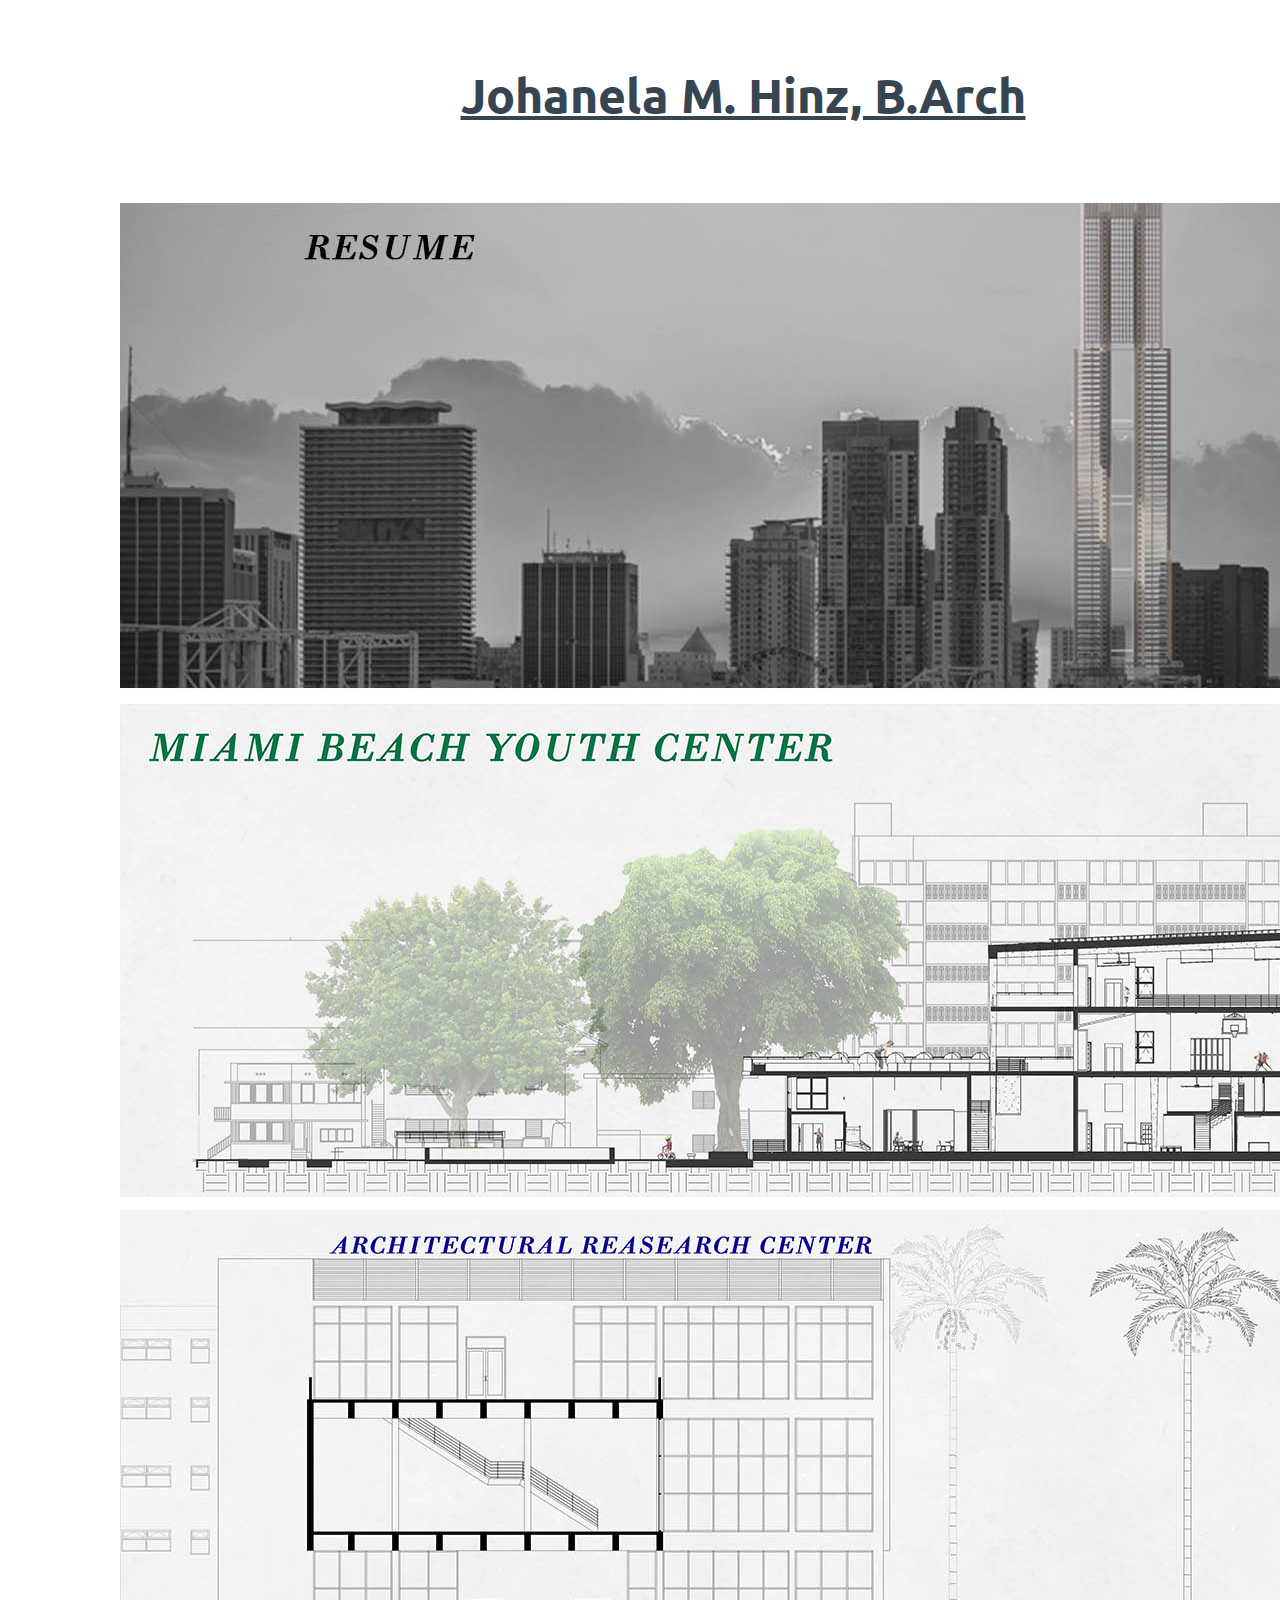
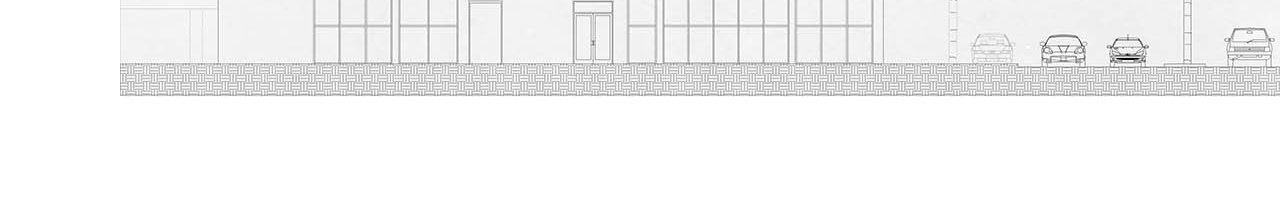
<file: index.html>
<!doctype html>
<html lang="en">
  <head><meta charset="utf-8">
    <link rel="preconnect" href="https://fonts.googleapis.com">
    <link rel="preconnect" href="https://fonts.gstatic.com" crossorigin>
    <link href="https://fonts.googleapis.com/css2?family=Ubuntu:wght@500&display=swap" rel="stylesheet">
    <link rel="stylesheet" type="text/css" href="css/portfolio.css">
    <title>Johanela M. Hinz, B.Arch Portfolio</title>
  </head>
    <body>
        <p>
        <article>
            <div class="parent">
                <div class="div1"><h1>Johanela M. Hinz, B.Arch</h1> </div>
                <div class="div2"><a href="images/resume.pdf">
                    <img src="images/resume.jpg" alt="link to resume" title="Miami Skyline">
                </a> </div>
                <div class="div3"><a href="page/project1.html">
                    <img src="images/miamibeachyouthcenter.jpg" alt="Link to Miami Beach Youth Center Project" title="Miami Beach Youth Center">
                </a>  </div>
                <div class="div4"><a href="page/project2.html">
                    <img src="images/researchcenter.jpg" alt="Link to Architectural Research Center Project" title="Architectural Research Center">
                </a>  </div>
                </div>
                
            </article>
        </p>
            
        </body>
    </html>
</file>
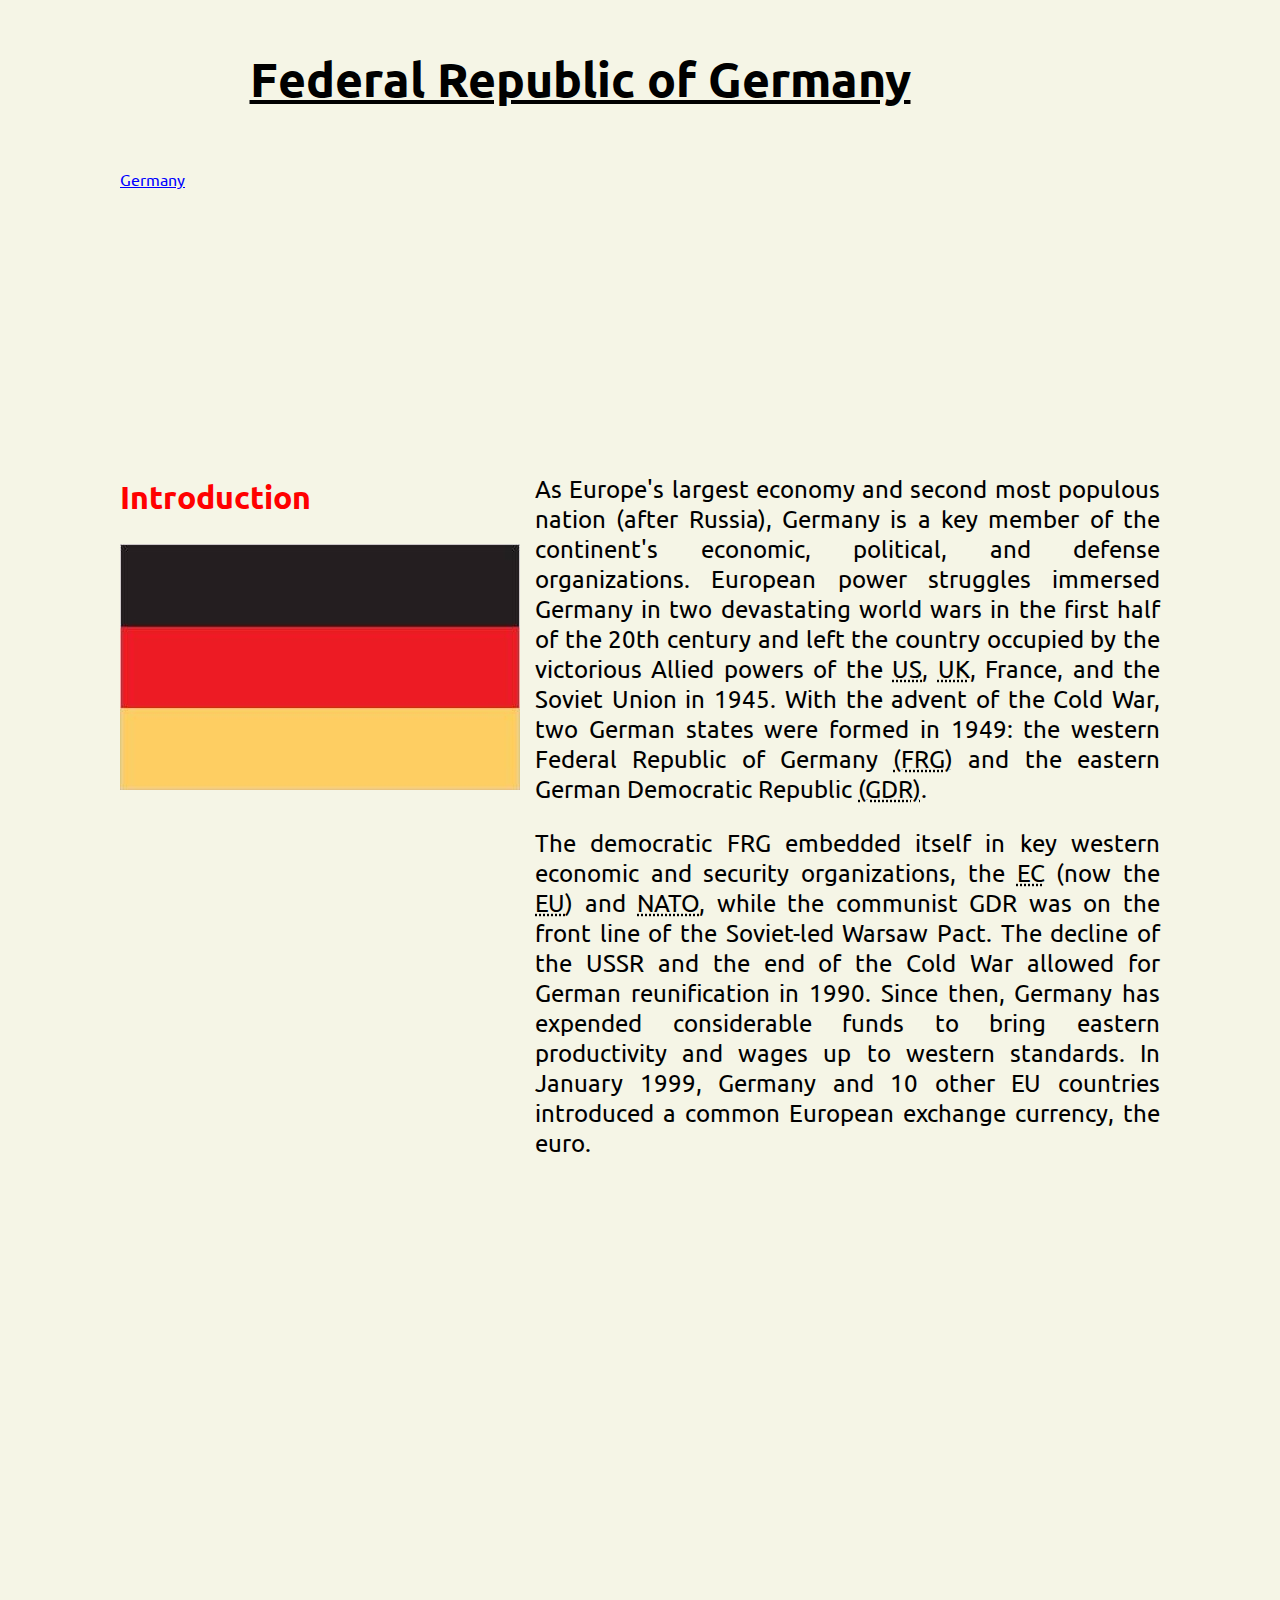
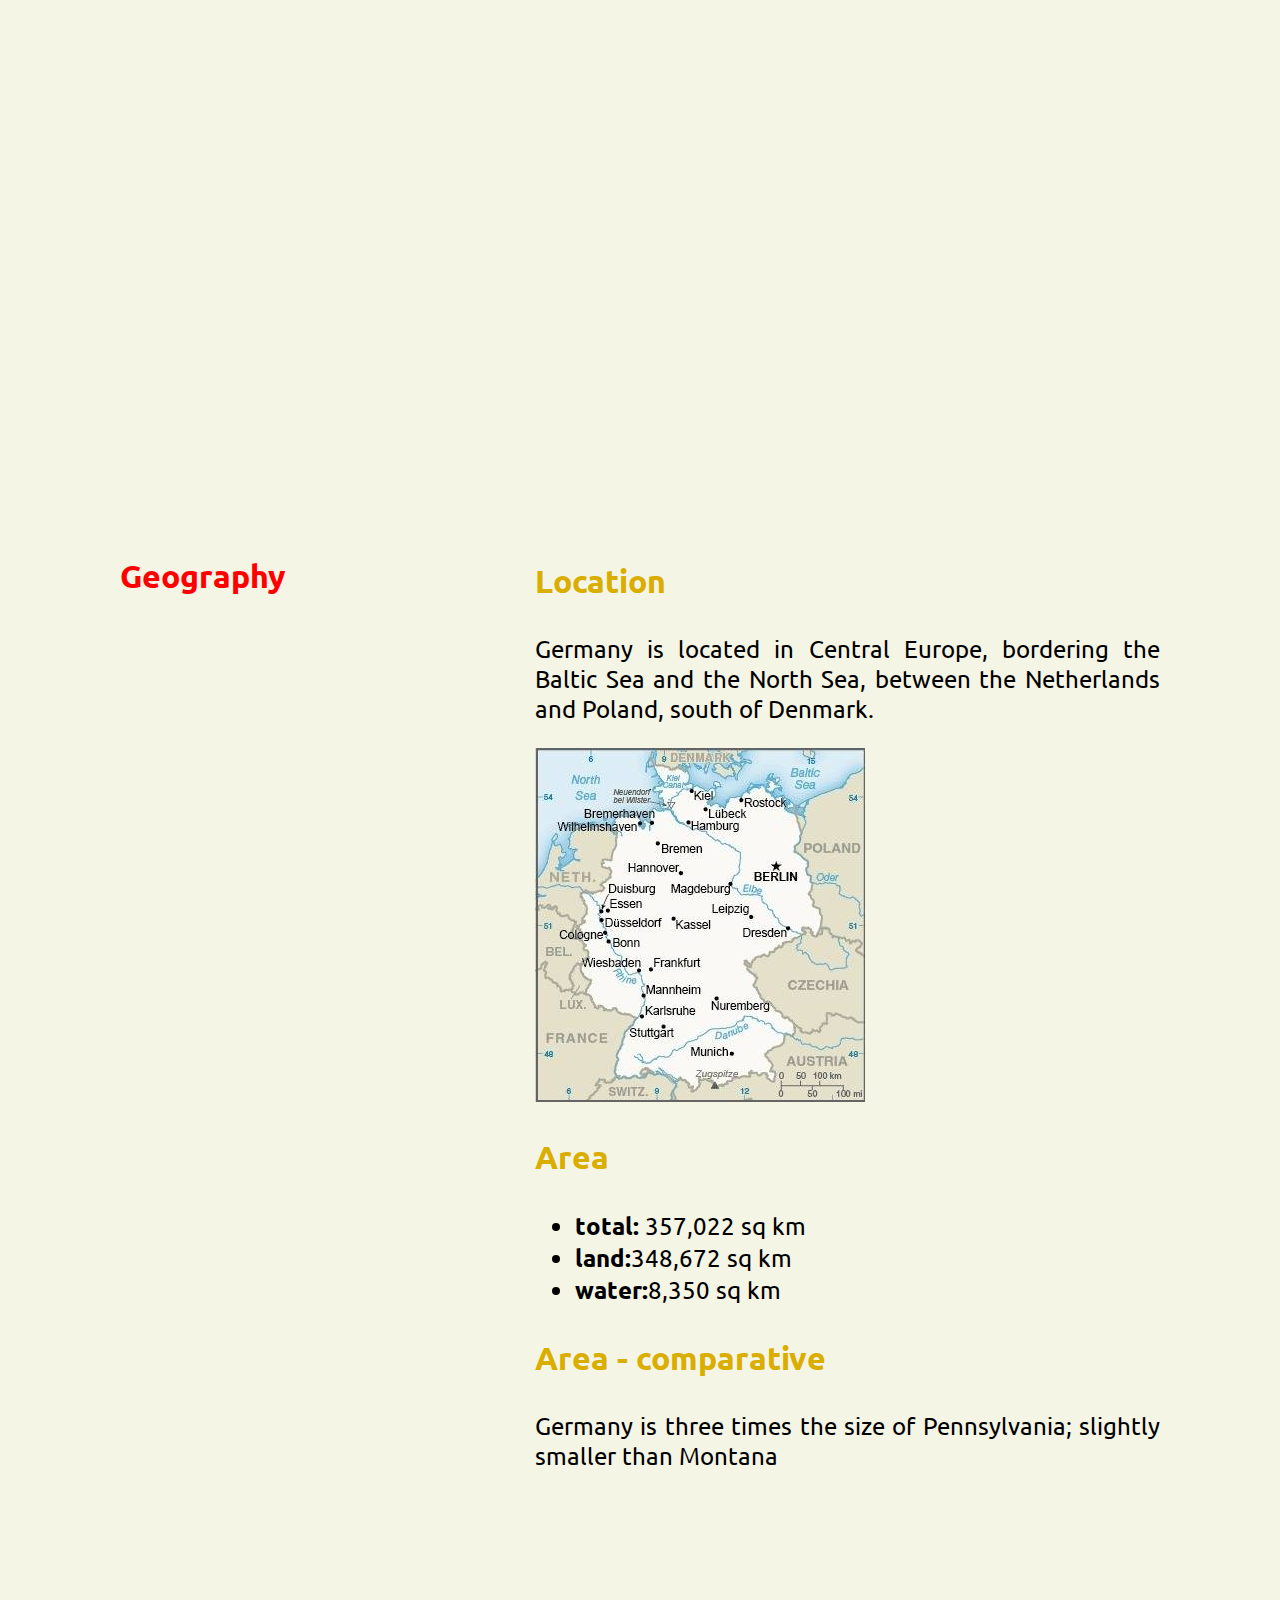
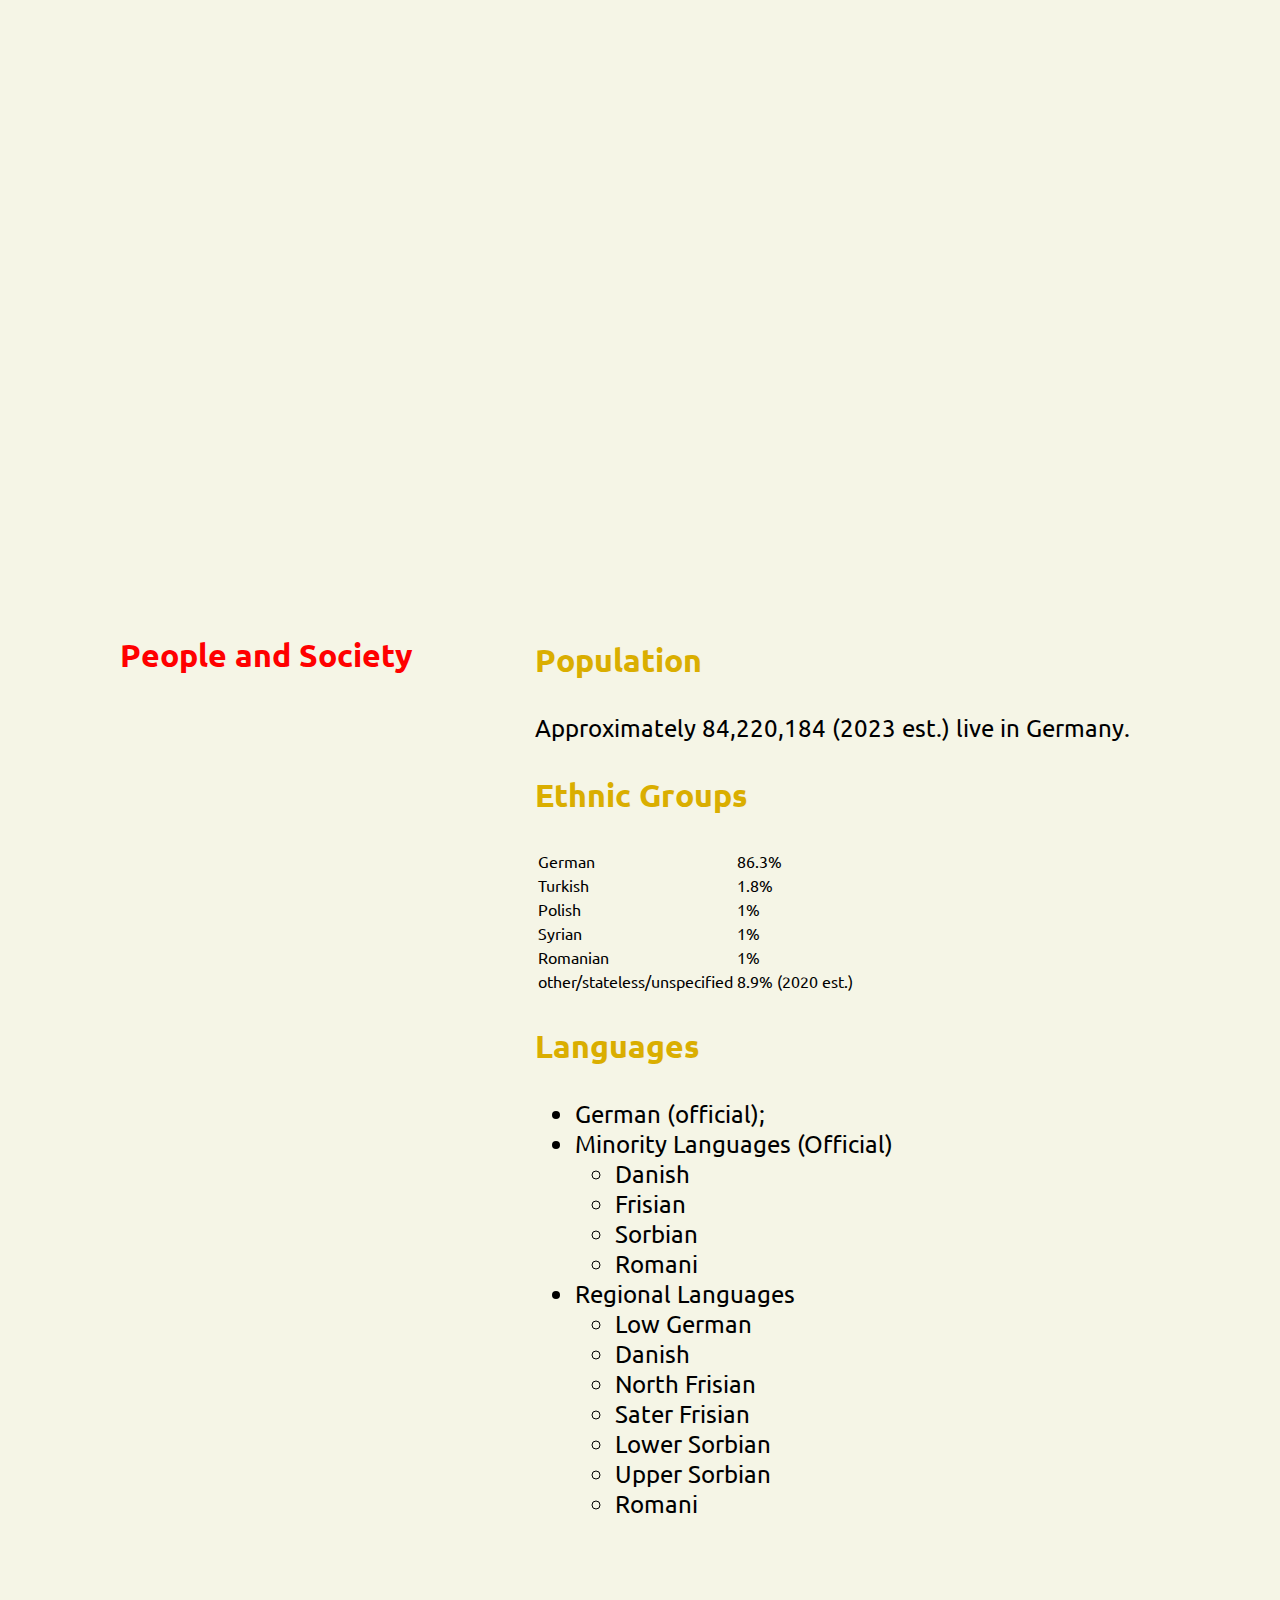
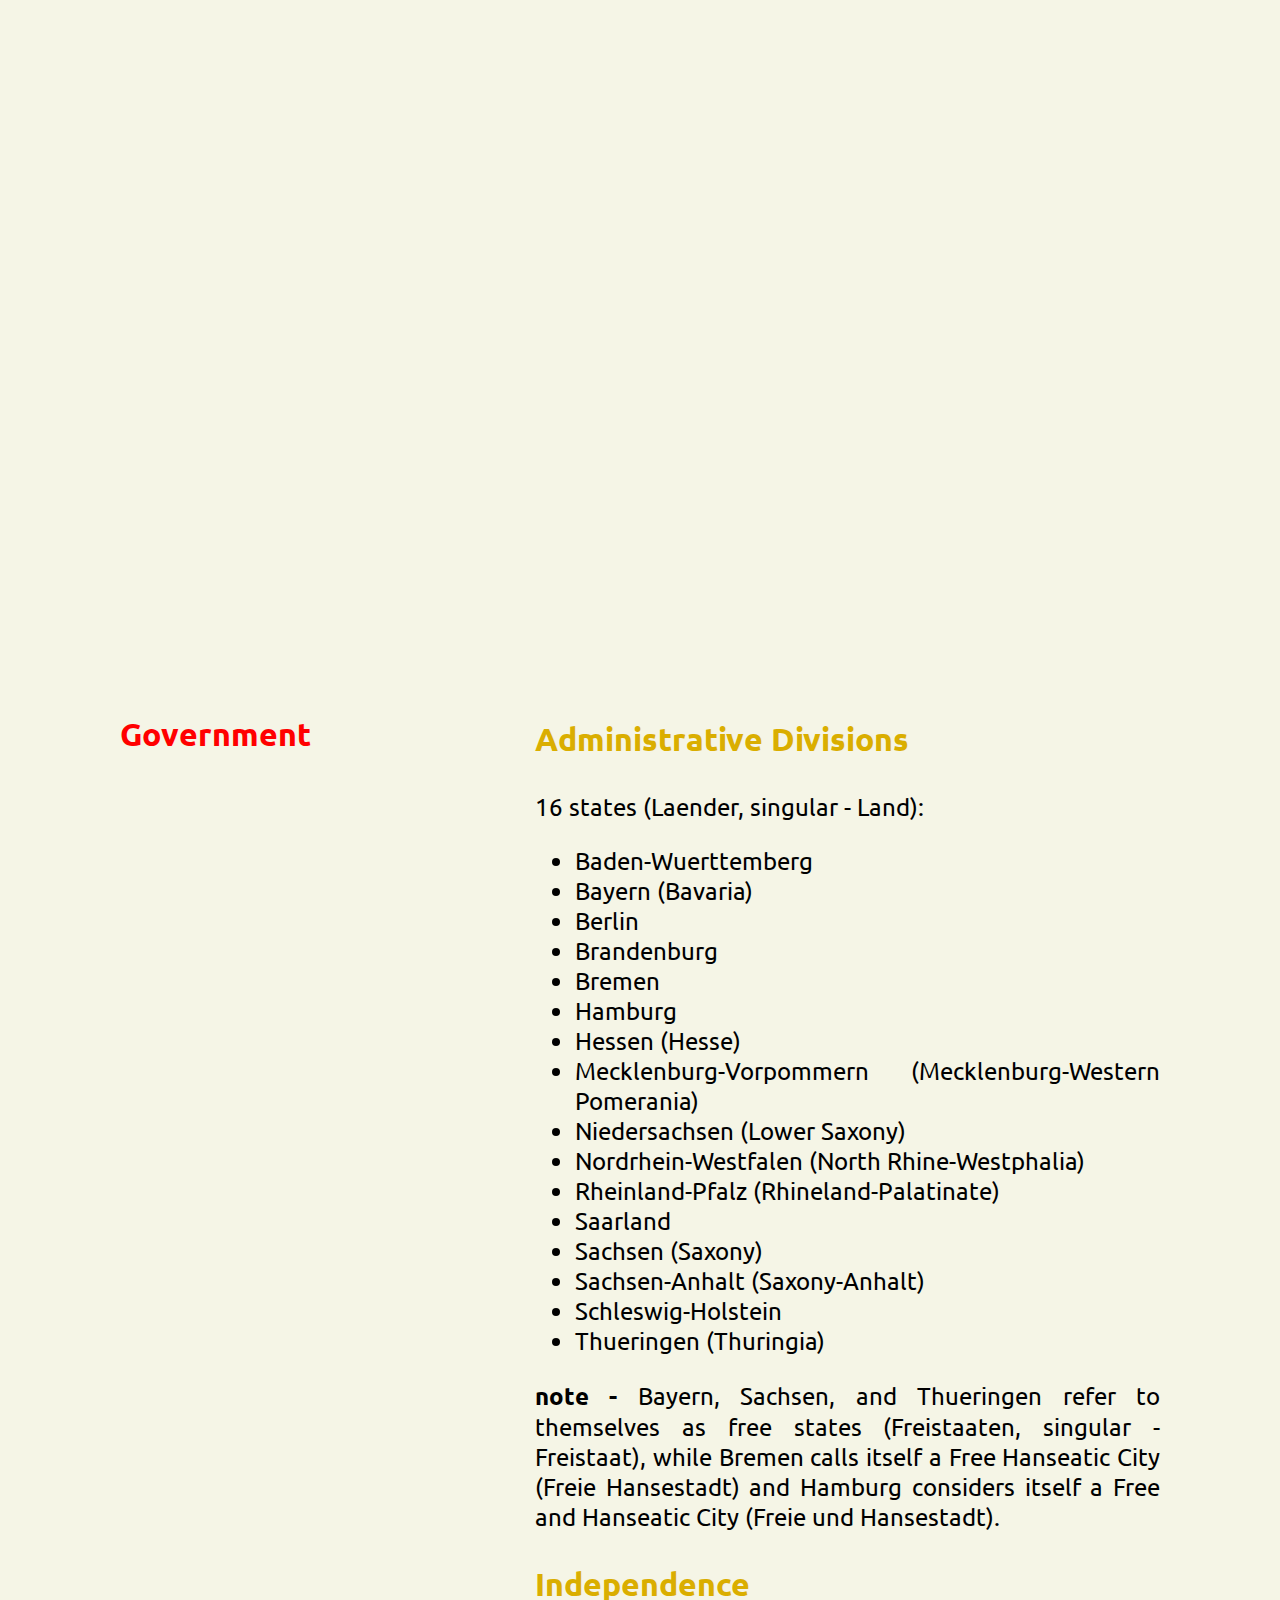
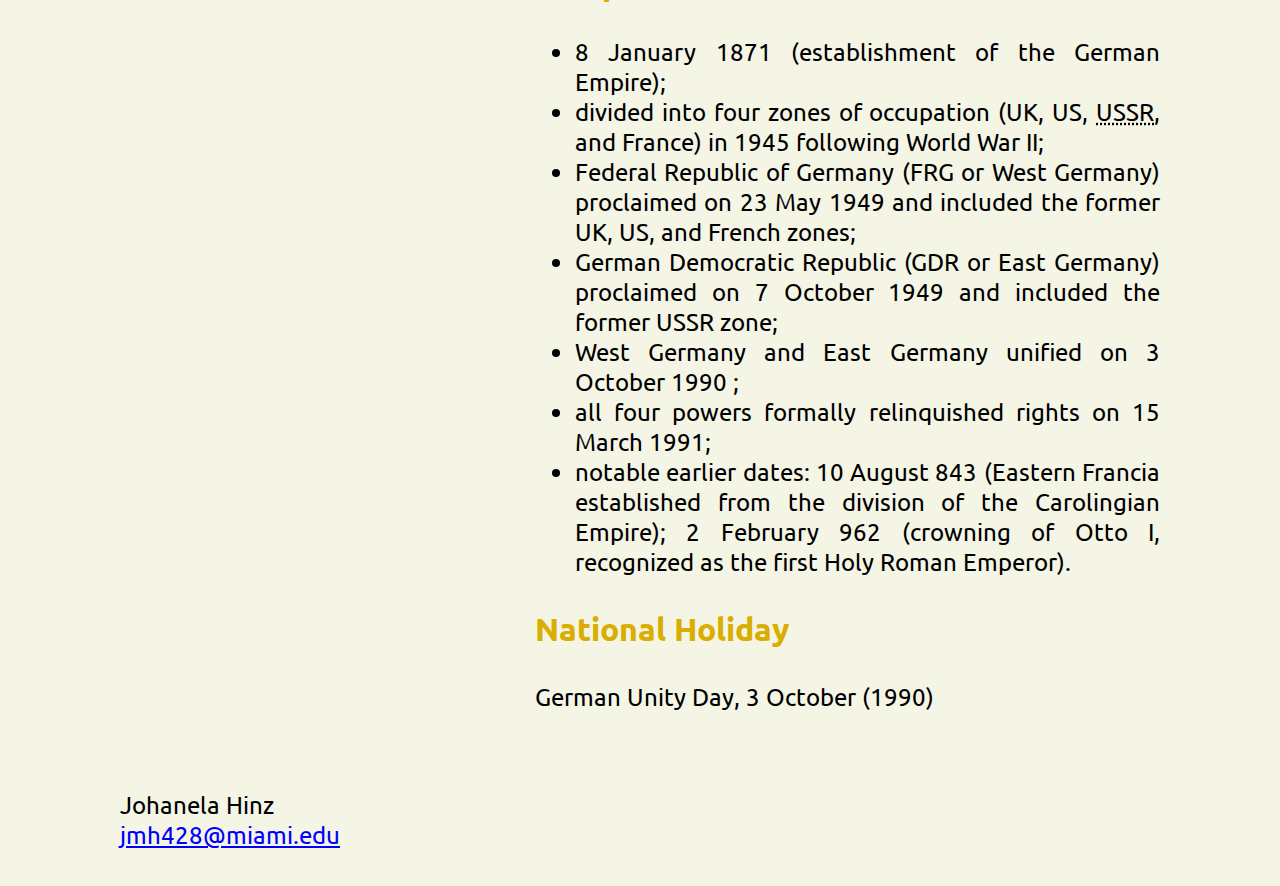
<file: germany.html>
<!doctype html>
<html lang="en">
  <head><meta charset="utf-8">
    <link rel="preconnect" href="https://fonts.googleapis.com">
    <link rel="preconnect" href="https://fonts.gstatic.com" crossorigin>
    <link href="https://fonts.googleapis.com/css2?family=Ubuntu:wght@500&display=swap" rel="stylesheet">
    <link rel="stylesheet" type="text/css" href="css/germanyfinal.css">
    <title>Germany</title>
  </head>
    <body>
        <article>
        <div class="grid">
            <div class="div1"><h1>Federal Republic of Germany</h1>
                <nav>
                    <a href="https://johanela.github.io/germany.html">Germany</a>
                </nav> </div>
                <div class="div2"><h2>Introduction</h2>
                <a href="https://www.cia.gov/the-world-factbook/countries/germany/flag">
                    <img src="images/gm-flag.png" alt="German flag" title="German flag">
                </a> </div>
            <div class="div3"><p>As Europe's largest economy and second most populous nation (after Russia), Germany is a key member of the continent's economic, political, and defense organizations. European power struggles immersed Germany in two devastating world wars in the first half of the 20th century and left the country occupied by the victorious Allied powers of the <abbr title="United States">US</abbr>, <abbr title="United Kingdom">UK</abbr>, France, and the Soviet Union in 1945. With the advent of the Cold War, two German states were formed in 1949: the western Federal Republic of Germany <abbr title="Federal Republic of Germany">(FRG)</abbr> and the eastern German Democratic Republic <abbr title="German Democratic Republic">(GDR)</abbr>.</p>
                <p>The democratic FRG embedded itself in key western economic and security organizations, the <abbr title="European Community">EC</abbr> (now the <abbr title="European Union">EU</abbr>) and <abbr title="North Atlantic Treaty Organization">NATO</abbr>, while the communist GDR was on the front line of the Soviet-led Warsaw Pact. The decline of the USSR and the end of the Cold War allowed for German reunification in 1990. Since then, Germany has expended considerable funds to bring eastern productivity and wages up to western standards. In January 1999, Germany and 10 other EU countries introduced a common European exchange currency, the euro.</p> </div>
            <div class="div4"><h2>Geography</h2>  </div>
            <div class="div5"><h3>Location</h3>
                <p>Germany is located in Central Europe, bordering the Baltic Sea and the North Sea, between the Netherlands and Poland, south of Denmark.</p>
                <a href="https://www.cia.gov/the-world-factbook/countries/germany/map">
                   <img src="images/gm-map.png" alt="Map of Germany" title="Map of Germany">
               </a>
           <h3>Area</h3>
               <ul>
                   <li><strong>total:</strong> 357,022 sq km</li>
                       <li><strong>land:</strong>348,672 sq km</li>
               <li><strong>water:</strong>8,350 sq km</li>
               </ul>    
       
           
           <h3>Area - comparative</h3>
             <p>Germany is three times the size of Pennsylvania; slightly smaller than Montana</p></div>
            <div class="div6"><h2>People and Society</h2> </div>
             <div class="div7"><h3>Population</h3>
                <p>Approximately 84,220,184 (2023 est.) live in Germany.</p>
            <h3>Ethnic Groups</h3>
            <table>
                <thead>
                  <tr>
                    <td>German</td>
                    <td>86.3%</td>
                  </tr>
                </thead>
                <tbody>
                  <tr>
                    <td>Turkish</td>
                    <td>1.8%</td>
                  </tr>
                  <tr>
                    <td>Polish</td>
                    <td>1%</td>
                  </tr>
                  <tr>
                    <td>Syrian</td>
                    <td>1%</td>
                  </tr>
                  <tr>
                    <td>Romanian</td>
                    <td>1%</td>
                  </tr>
                  <tr>
                    <td>other/stateless/unspecified</td>
                    <td>8.9% (2020 est.)</td>
                  </tr>
                </tbody>
                </table>
                
            <h3>Languages</h3>
                <ul>
                    <li>German (official);</li> 
                    <li>Minority Languages (Official)
                        <ul>
                            <li>Danish</li>
                            <li>Frisian</li>
                            <li>Sorbian</li>
                            <li>Romani</li>
                        </ul></li>
                    <li>Regional Languages
                        <ul>
                            <li>Low German</li>
                            <li>Danish</li>
                            <li>North Frisian</li>
                            <li>Sater Frisian</li>
                            <li>Lower Sorbian</li>
                            <li>Upper Sorbian</li>
                            <li>Romani</li>
                        </ul></li>
                </ul>
                    </div>
            <div class="div8"><h2>Government</h2> </div>
                <div class="div9"><h3>Administrative Divisions</h3>
                    <p>16 states (Laender, singular - Land):</p> 
                        <ul>
                            <li>Baden-Wuerttemberg</li> 
                            <li>Bayern (Bavaria)</li> 
                            <li>Berlin</li> 
                            <li>Brandenburg</li> 
                            <li>Bremen</li> 
                            <li>Hamburg</li> 
                            <li>Hessen (Hesse)</li>
                             <li>Mecklenburg-Vorpommern (Mecklenburg-Western Pomerania) </li>
                             <li>Niedersachsen (Lower Saxony)</li> 
                             <li>Nordrhein-Westfalen (North Rhine-Westphalia)</li> 
                             <li>Rheinland-Pfalz (Rhineland-Palatinate)</li> 
                             <li>Saarland</li>
                             <li>Sachsen (Saxony)</li> 
                             <li>Sachsen-Anhalt (Saxony-Anhalt)</li> 
                             <li>Schleswig-Holstein</li> 
                             <li>Thueringen (Thuringia)</li>
                        </ul>
                        <p><strong>note - </strong>Bayern, Sachsen, and Thueringen refer to themselves as free states (Freistaaten, singular - Freistaat), while Bremen calls itself a Free Hanseatic City (Freie Hansestadt) and Hamburg considers itself a Free and Hanseatic City (Freie und Hansestadt).</p>
                <h3>Independence</h3>
                    <ul>
                        <li>8 January 1871 <time datetime="1871-01-08"></time>(establishment of the German Empire);</li>
                        <li>divided into four zones of occupation (UK, US, <abbr title="Union of Soviet Socialist Republics">USSR</abbr>, and France) in 1945 following World War II;</li>  
                        <li>Federal Republic of Germany (FRG or West Germany) proclaimed on 23 May 1949 <time datetime="1949-05-23"></time> and included the former UK, US, and French zones;</li>
                        <li>German Democratic Republic (GDR or East Germany) proclaimed on 7 October 1949 <time datetime="1949-10-07"></time> and included the former USSR zone; </li>
                        <li>West Germany and East Germany unified on 3 October 1990 <time datetime="1990-10-03"></time>;</li> 
                        <li>all four powers formally relinquished rights on 15 March 1991;<time datetime="1991-03-15"></time></li>
                        <li>notable earlier dates: 10 August 843 (Eastern Francia established from the division of the Carolingian Empire); 2 February 962 (crowning of Otto I, recognized as the first Holy Roman Emperor).</li>
                    </ul>
                <h3>National Holiday</h3>
                    <p>German Unity Day, 3 October (1990) <time datetime="1990-10-03"></time></p> </div>
            <div class="div10"> <p>Johanela Hinz<br>
                <a href="mailto:jmh428@miami.edu">jmh428@miami.edu</a>
            </p></div>
            </div>
            
        </article>
        
    </body>
</html>
</file>
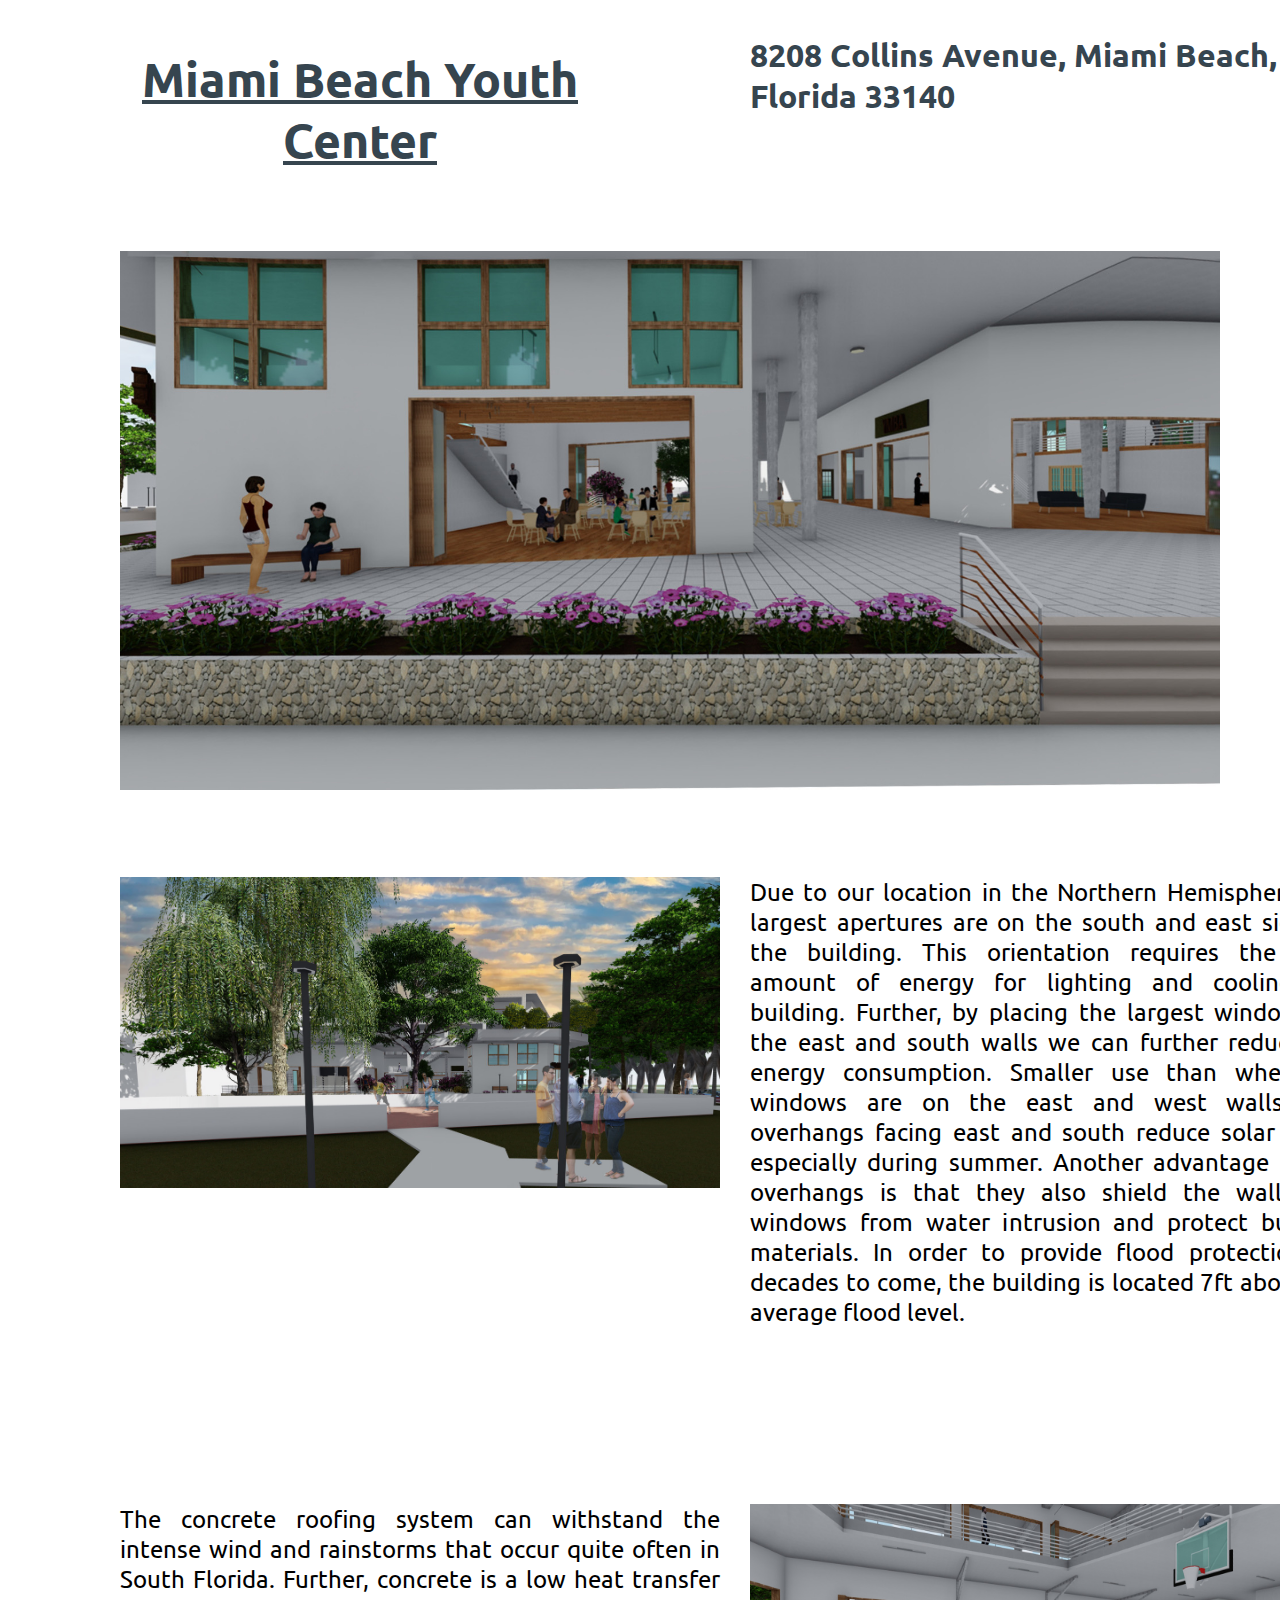
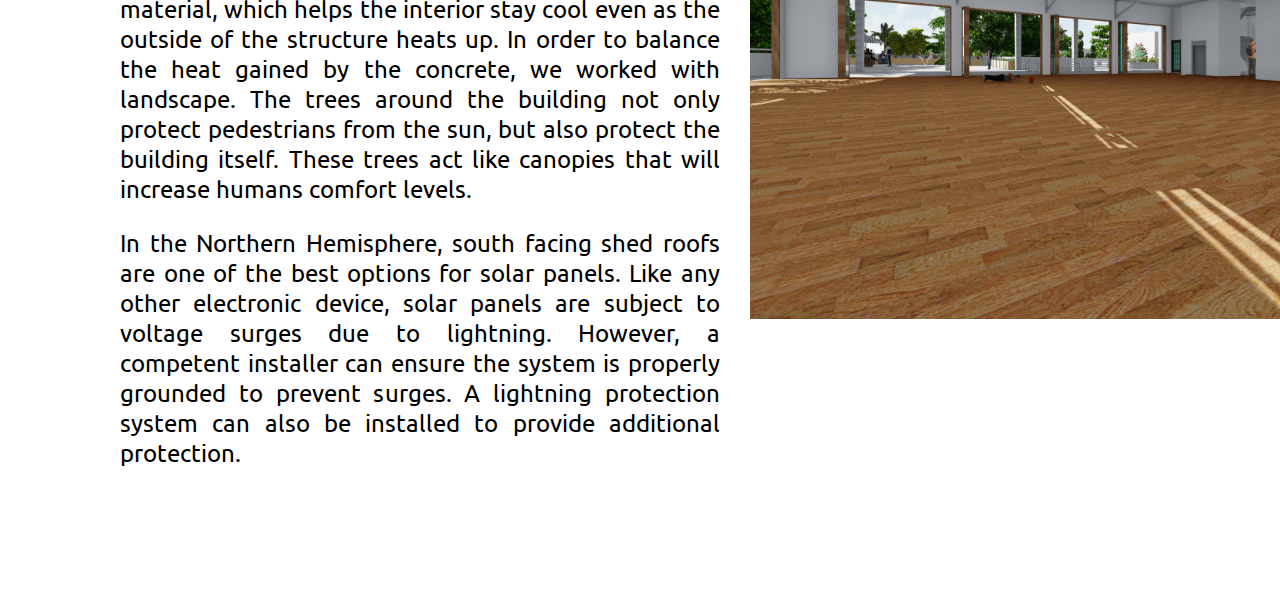
<file: page/project1.html>
<!doctype html>
<html lang="en">
  <head><meta charset="utf-8">
    <link rel="preconnect" href="https://fonts.googleapis.com">
    <link rel="preconnect" href="https://fonts.gstatic.com" crossorigin>
    <link href="https://fonts.googleapis.com/css2?family=Ubuntu:wght@500&display=swap" rel="stylesheet">
    <link rel="stylesheet" type="text/css" href="/css/portfolio.css">
    <title>Miami Beach Youth Center</title>
  </head>
    <body>
        <article>
            <div class="grid">
                <div class="div5"><h1>Miami Beach Youth Center</h1></div>
                <div class="div6"><h2>8208 Collins Avenue, Miami Beach, Florida 33140</h2></div>
                <div class="div7"><p><img src="/images/1a.jpg" width="1100px" alt="Image of main entrance" title="Main Entrance"></p></div>
                <div class="div8"><p><img src="/images/1b.jpg" width="600px" alt="Image of skate park" title="Skate Park"></p></div>
                <div class="div9"><p>Due to our location in the Northern Hemisphere, the largest apertures are on the south and east sides of the building. This orientation requires the least amount of energy for lighting and cooling the building. Further, by placing the largest windows on the east and south walls we can further reduce the energy consumption. Smaller use than when the windows are on the east and west walls. The overhangs facing east and south reduce solar gains, especially during summer. Another advantage of the overhangs is that they also shield the walls and windows from water intrusion and protect building materials. In order to provide flood protection for decades to come, the building is located 7ft above the average flood level.</p></div>
                <div class="div10"><p>The concrete roofing system can withstand the intense wind and rainstorms that occur quite often in South Florida. Further, concrete is a low heat transfer material, which helps the interior stay cool even as the outside of the structure heats up. In order to balance the heat gained by the concrete, we worked with landscape. The trees around the building not only protect pedestrians from the sun, but also protect the building itself. These trees act like canopies that will increase humans comfort levels.</p>
                    <p>In the Northern Hemisphere, south facing shed roofs are one of the best options for solar panels. Like any other electronic device, solar panels are subject to voltage surges due to lightning. However, a competent installer can ensure the system is properly grounded to prevent surges. A lightning protection system can also be installed to provide additional protection.</p></div>
                
                <div class="div11"><p><img src="/images/1c.jpg" width="600px" alt="Image of Gym" title="Gym"></p></div>
                </div>
            </div>
            
        </article>
        
    </body>
</html>
</file>
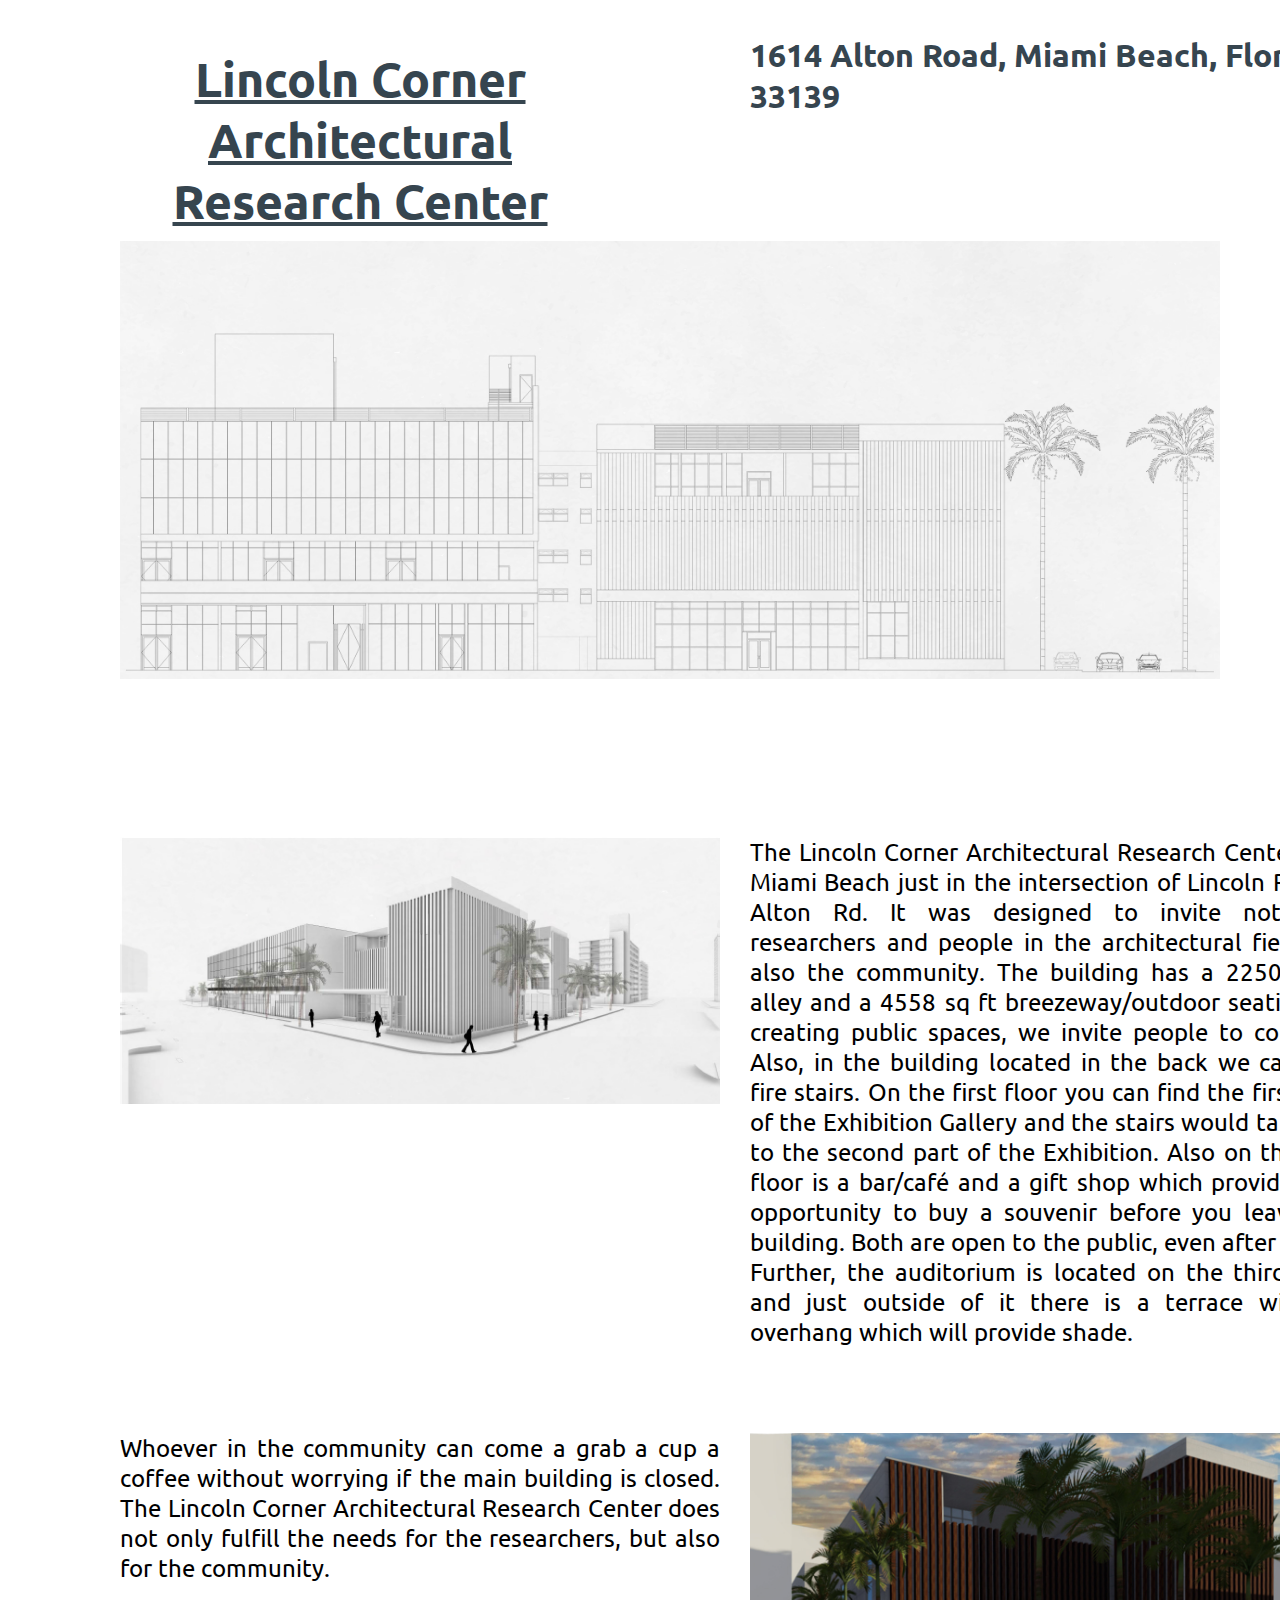
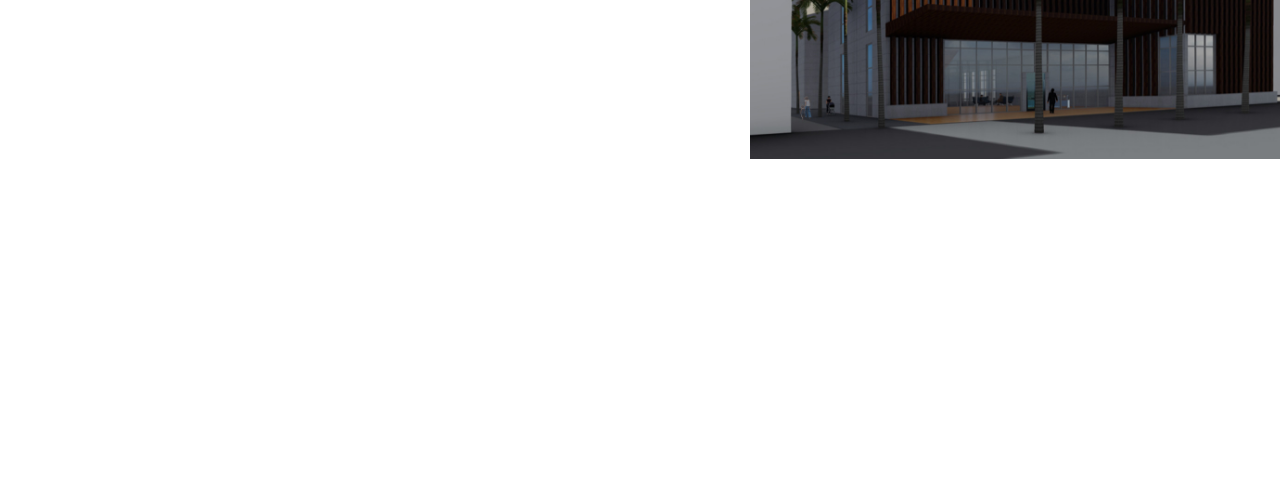
<file: page/project2.html>
<!doctype html>
<html lang="en">
  <head><meta charset="utf-8">
    <link rel="preconnect" href="https://fonts.googleapis.com">
    <link rel="preconnect" href="https://fonts.gstatic.com" crossorigin>
    <link href="https://fonts.googleapis.com/css2?family=Ubuntu:wght@500&display=swap" rel="stylesheet">
    <link rel="stylesheet" type="text/css" href="/css/portfolio.css">
    <title>Lincoln Corner Architectural Research Center</title>
  </head>
    <body>
        <article>
            <div class="grid">
                <div class="div5"><h1>Lincoln Corner Architectural Research Center</h1></div>
                <div class="div6"><h2>1614 Alton Road, Miami Beach, Florida 33139</h2></div>
                <div class="div7"><p><img src="/images/2a.jpg" width="1100px" alt="Image of the front elevation" title="Front Elevation"></p></div>
                <div class="div8"><p><img src="/images/2b.jpg" width="600px" alt="Image of street view" title="Street View"></p></div>
                <div class="div9"><p>The Lincoln Corner Architectural Research Center is in Miami Beach just in the intersection of Lincoln Rd and Alton Rd. It was designed to invite not only researchers and people in the architectural field but also the community. The building has a 2250 sq ft alley and a 4558 sq ft breezeway/outdoor seating. By creating public spaces, we invite people to come in. Also, in the building located in the back we can find fire stairs. On the first floor you can find the first part of the Exhibition Gallery and the stairs would take you to the second part of the Exhibition. Also on the first floor is a bar/café and a gift shop which provides the opportunity to buy a souvenir before you leave the building. Both are open to the public, even after hours. Further, the auditorium is located on the third floor and just outside of it there is a terrace with an overhang which will provide shade.</p></div>

                <div class="div10"><p>Whoever in the community can come a grab a cup a coffee without worrying if the main building is closed. The Lincoln Corner Architectural Research Center does not only fulfill the needs for the researchers, but also for the community.</p></div>
                
                <div class="div11"><p><img src="/images/2c.jpg" width="600px" alt="Image of street view" title="Street View"></p></div>
                </div>
            </div>
            
        </article>
        
    </body>
</html>
</file>
<file: css/portfolio.css>
.parent {
    display: grid;
    grid-template-columns: 1fr;
    grid-template-rows: 10% repeat(3, 1fr);
    grid-column-gap: 10px;
    grid-row-gap: 10px;
    
}
        
        
    .div1 { grid-area: 1 / 1 / 2 / 2; }
    .div2 { grid-area: 2 / 1 / 3 / 2; }
    .div3 { grid-area: 3 / 1 / 4 / 2; }
    .div4 { grid-area: 4 / 1 / 5 / 2; }
    
    
      body {
        background-color: #ffffff;
        font-family: 'Ubuntu', 'Roboto', Arial, Helvetica, sans-serif;
        margin-right: 120px;
        margin-left: 120px;
        margin-bottom: 100px;
        
     
    }
    
    h1 {
        text-align: center;
        font-size: 3em;
        text-decoration: underline;
        color: #36454f;
        margin-top: 40px;
        margin-right: 120px;
        margin-bottom: 60px;
        
    
    }
    
    h2 {
        text-align: left;
        font-size: 2em;
        color: #36454f;
        text-decoration: none
        
    
    }
    
    h3 {
        text-align: left;
        font-size: 2em;
        color: #DAAE00;
        text-decoration: none
        
    
    }
    
    p {
        font-size: 24px;
        text-align: justify;
        overflow-wrap: break-word;
        display: block; 
        max-width: 960px;
        
        
    }
    
    ul {
        font-size: 24px;
        text-align: justify;
        overflow-wrap: break-word;
        display: block; 
        max-width: 960px;
            
    }
    
    a:link {
        color: rgb(0, 0, 255)
    }
    
    a:hover {
        color: rgb(0, 255, 0)
    }
    
    a:visited {
        color: rgb(255, 0, 0)
    }
    
    a:active {
        color: rgb(156, 47, 200)
    }
    
    
    .grid {
        display: grid;
        grid-template-columns: repeat(2, 1fr);
        grid-template-rows: 10% repeat(3, 1fr);
        grid-column-gap: 30px;
        grid-row-gap: 10px;
        }
        
        .div5 { grid-area: 1 / 1 / 2 / 2; }
        .div6 { grid-area: 1 / 2 / 2 / 3; }
        .div7 { grid-area: 2 / 1 / 3 / 3; }
        .div8 { grid-area: 3 / 1 / 4 / 2; }
        .div9 { grid-area: 3 / 2 / 4 / 3; }
        .div10 { grid-area: 4 / 1 / 5 / 2; }
        .div11 { grid-area: 4 / 2 / 5 / 3; }
</file>
<file: css/germanyfinal.css>
.grid {
    display: grid;
    grid-template-columns: repeat(4, 1fr);
    grid-template-rows: 0.25fr repeat(4, 1fr) 20px;
    grid-column-gap: 15px;
    grid-row-gap: 30px;
}
    
    .div1 { grid-area: 1 / 1 / 2 / 5; }
    .div2 { grid-area: 2 / 1 / 3 / 2; }
    .div3 { grid-area: 2 / 2 / 3 / 5; }
    .div4 { grid-area: 3 / 1 / 4 / 2; }
    .div5 { grid-area: 3 / 2 / 4 / 5; }
    .div6 { grid-area: 4 / 1 / 5 / 2; }
    .div7 { grid-area: 4 / 2 / 5 / 5; }
    .div8 { grid-area: 5 / 1 / 6 / 2; }
    .div9 { grid-area: 5 / 2 / 6 / 5; }
    .div10 { grid-area: 6 / 1 / 7 / 5; }
    
body {
    background-color: #f5f5e6;
    font-family: 'Ubuntu', 'Roboto', Arial, Helvetica, sans-serif;
	margin-right: 120px;
	margin-left: 120px;
    margin-bottom: 100px;
	
 
}

h1 {
	text-align: center;
	font-size: 3em;
	text-decoration: underline;
	margin-top: 40px;
    margin-right: 120px;
    margin-bottom: 60px;
    

}

h2 {
    text-align: left;
    font-size: 2em;
	color: #FF0000;
    text-decoration: none
    

}

h3 {
    text-align: left;
    font-size: 2em;
	color: #DAAE00;
    text-decoration: none
    

}

p {
	font-size: 24px;
    text-align: justify;
    overflow-wrap: break-word;
    display: block; 
	max-width: 960px;
	
	
}

ul {
	font-size: 24px;
    text-align: justify;
    overflow-wrap: break-word;
    display: block; 
	max-width: 960px;
		
}

a:link {
	color: rgb(0, 0, 255)
}

a:hover {
	color: rgb(0, 255, 0)
}

a:visited {
	color: rgb(255, 0, 0)
}

a:active {
	color: rgb(156, 47, 200)
}
</file>
